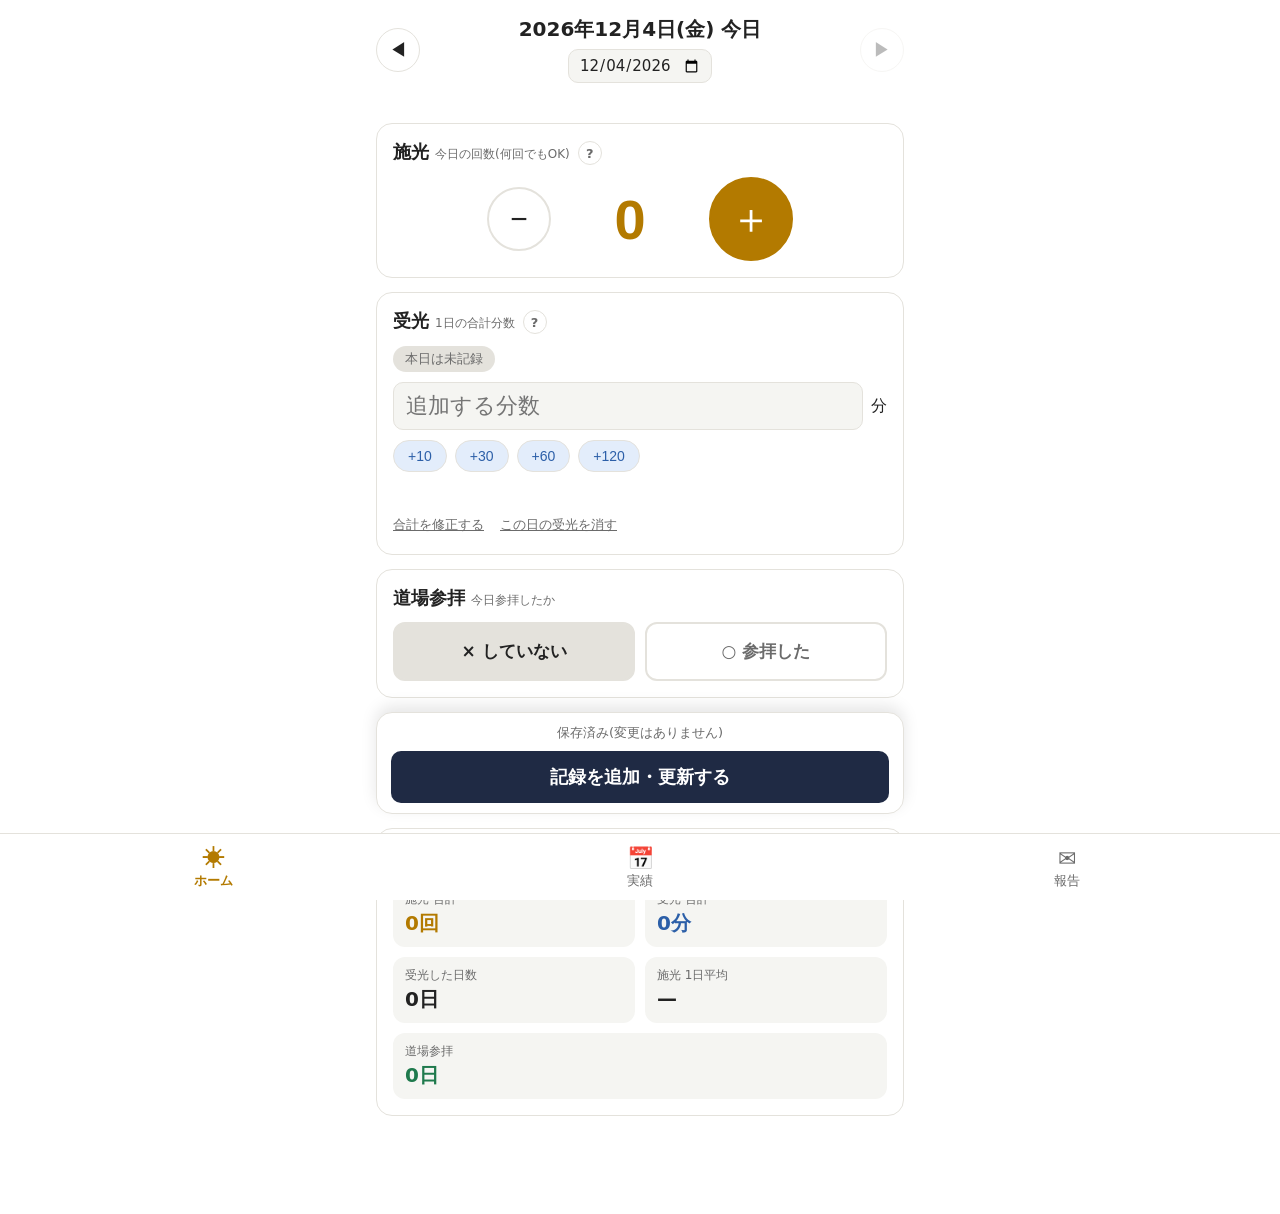
<file: index.html>
<!doctype html>
<html lang="ja">
<head>
<meta charset="utf-8">
<meta name="viewport" content="width=device-width,initial-scale=1,viewport-fit=cover">
<meta name="theme-color" content="#ffffff">
<title>光の記録</title>
<link rel="manifest" href="manifest.json">
<link rel="icon" href="icon-192.png">
<link rel="stylesheet" href="theme.css">
<script src="theme.js"></script>
<style>
*{box-sizing:border-box;-webkit-tap-highlight-color:transparent}
html,body{margin:0;background:var(--bg);color:var(--ink);
  font-family:system-ui,-apple-system,"Hiragino Sans","Noto Sans JP",sans-serif}
main{max-width:560px;margin:0 auto;padding:16px 16px calc(84px + env(safe-area-inset-bottom))}
.view{display:none}.view.active{display:block}
.date{font-size:20px;font-weight:700;margin:4px 2px 14px}
.card{background:var(--card);border:1px solid var(--line);border-radius:16px;padding:16px;margin-bottom:14px}
.card h2{margin:0 0 12px;font-size:18px}
.card h2 small{font-weight:400;font-size:12px;color:var(--sub);margin-left:6px}
.hint{font-size:12px;color:var(--sub);margin-top:10px;text-align:center}
.counter{display:flex;align-items:center;justify-content:center;gap:14px}
.counter input{width:130px;min-width:0;flex:0 1 130px;text-align:center;font-size:56px;font-weight:700;border:none;background:transparent;color:var(--gold);padding:0;-moz-appearance:textfield}
input::-webkit-outer-spin-button,input::-webkit-inner-spin-button{-webkit-appearance:none;margin:0}
.round{flex:none;width:64px;height:64px;border-radius:50%;border:2px solid var(--line);background:var(--card);color:var(--ink);font-size:30px;cursor:pointer}
.round.plus{width:84px;height:84px;background:var(--gold);border-color:var(--gold);color:#fff;font-size:42px}
.round:active{transform:scale(.94)}
.row{display:flex;align-items:center;gap:8px}
.row input{flex:1;min-width:0;font-size:22px;padding:10px 12px;border:1px solid var(--line);border-radius:10px;background:var(--soft);color:var(--ink)}
.btn{background:var(--btn);color:var(--btnink);border:none;border-radius:10px;padding:12px 16px;font-size:16px;font-weight:700;cursor:pointer}
.btn.sub{background:transparent;color:var(--ink);border:1px solid var(--line)}
.btn.danger{background:transparent;color:var(--danger);border:1px solid var(--danger)}
.link{background:none;border:none;color:var(--sub);font-size:13px;text-decoration:underline;margin-top:12px;cursor:pointer;padding:4px 0}
.chips{display:flex;gap:8px;margin-top:10px;flex-wrap:wrap}
.chip{border:1px solid var(--line);background:var(--bluebg);color:var(--blue);border-radius:999px;padding:7px 14px;font-size:14px;cursor:pointer}
.pill{display:inline-block;border-radius:999px;padding:4px 12px;font-size:13px;margin-bottom:10px}
.pill.on{background:var(--bluebg);color:var(--blue)}
.pill.off{background:var(--line);color:var(--sub)}
.preview{font-size:14px;color:var(--sub);margin-top:8px;min-height:20px}
.grid2{display:grid;grid-template-columns:1fr 1fr;gap:10px}
.stat{background:var(--soft);border-radius:12px;padding:10px 12px}
.stat .l{font-size:12px;color:var(--sub)}
.stat .v{font-size:20px;font-weight:700;margin-top:2px}
.stat .v.g{color:var(--gold)}.stat .v.b{color:var(--blue)}
.nav{display:flex;align-items:center;justify-content:space-between;margin-bottom:12px}
.nav b{font-size:18px}
.nav button{width:44px;height:44px;border-radius:50%;border:1px solid var(--line);background:var(--card);color:var(--ink);font-size:18px;cursor:pointer}
.nav button:disabled{opacity:.3}
.legend{font-size:12px;color:var(--sub);margin:0 2px 8px;display:flex;gap:14px}
.legend .g{color:var(--gold)}.legend .b{color:var(--blue)}
.cell.has{background:var(--goldbg)}
.tdy{white-space:nowrap}
.cell .mk{color:var(--san);font-weight:700;margin-left:2px;font-size:12px}
.legend .p{color:var(--san)}
.week .p{color:var(--san);font-size:12px}
#commitCard{position:sticky;bottom:calc(68px + env(safe-area-inset-bottom));z-index:5;padding:10px 14px;box-shadow:0 -6px 16px rgba(0,0,0,.10)}
.commit-info{font-size:13px;color:var(--sub);margin-bottom:8px;text-align:center;line-height:1.5}
.qbtn{margin-left:8px;width:24px;height:24px;border-radius:50%;border:1px solid var(--line);background:var(--card);color:var(--sub);font-size:13px;font-weight:700;cursor:pointer;vertical-align:middle;padding:0;font-family:inherit}
.card .help{display:none}
.card.show-help .help{display:block}
.commit-info.dirty{color:var(--gold);font-weight:700}
.btn.commit{width:100%;padding:14px 12px;font-size:18px}
.btn.commit.dirty{background:var(--gold);color:#fff}
.seg{display:flex;gap:10px}
.seg button{flex:1;padding:16px 8px;font-size:17px;font-weight:700;border-radius:12px;border:2px solid var(--line);background:var(--card);color:var(--sub);cursor:pointer;font-family:inherit}
.seg button.on-yes{background:var(--san);border-color:var(--san);color:#fff}
.seg button.on-no{background:var(--line);border-color:var(--line);color:var(--ink)}
.chk{display:flex;align-items:center;gap:10px;font-size:16px;color:var(--ink)!important;margin-top:14px}
.chk input{width:22px;height:22px;flex:none;padding:0}
details.card summary{cursor:pointer;font-size:15px;font-weight:700;padding:2px 0}
details.card[open] summary{margin-bottom:12px}
details.card h2.s2{font-size:15px;margin:16px 0 8px}
.cal{display:grid;grid-template-columns:repeat(7,1fr);gap:4px}
.wd{text-align:center;font-size:12px;color:var(--sub);padding:4px 0}
.wd.sun{color:#d1544b}.wd.sat{color:var(--blue)}
.cell{min-height:58px;border:1px solid var(--line);border-radius:8px;background:var(--card);color:var(--ink);padding:3px 2px;display:flex;flex-direction:column;align-items:center;gap:1px;font:inherit;cursor:pointer}
.cell.empty{border:none;background:transparent;cursor:default}
.cell:disabled{opacity:.35;cursor:default}
.cell.today{border:2px solid var(--today)}
.cell .dn{font-size:11px;color:var(--sub)}
.cell .s{font-size:14px;font-weight:700;color:var(--gold);line-height:1.1}
.cell .j{font-size:11px;color:var(--blue);line-height:1.1}
.week{display:flex;justify-content:space-between;gap:8px;padding:10px 0;border-bottom:1px solid var(--line);font-size:14px}
.week:last-child{border-bottom:none}
.week .r{text-align:right;white-space:nowrap}
.week .s{color:var(--gold);font-weight:700}.week .j{color:var(--blue)}
.tabs{position:fixed;left:0;right:0;bottom:0;display:flex;background:var(--card);border-top:1px solid var(--line);padding-bottom:env(safe-area-inset-bottom)}
.tabs button{flex:1;border:none;background:none;color:var(--sub);padding:12px 0 10px;font-size:13px;cursor:pointer}
.tabs button .ic{display:block;font-size:22px;line-height:1.2}
.tabs button.active{color:var(--gold);font-weight:700}
dialog{border:none;border-radius:16px;padding:20px;width:min(92vw,420px);background:var(--card);color:var(--ink)}
dialog::backdrop{background:rgba(0,0,0,.45)}
dialog h3{margin:0 0 14px}
dialog label{display:block;font-size:13px;color:var(--sub);margin:12px 0 4px}
dialog input{width:100%;font-size:22px;padding:10px 12px;border:1px solid var(--line);border-radius:10px;background:var(--soft);color:var(--ink)}
.actions{display:flex;gap:8px;margin-top:18px;flex-wrap:wrap}
.actions .btn{flex:1}
.toast{position:fixed;left:50%;bottom:calc(90px + env(safe-area-inset-bottom));transform:translateX(-50%);background:#222;color:#fff;padding:10px 18px;border-radius:999px;font-size:14px;opacity:0;pointer-events:none;transition:opacity .2s;z-index:10}
.toast.show{opacity:.95}
.backup{display:flex;gap:8px}.backup .btn{flex:1;font-size:14px}
.fl{display:block;font-size:13px;color:var(--sub);margin:12px 0 4px}
.tx{width:100%;font-size:18px;padding:10px 12px;border:1px solid var(--line);border-radius:10px;background:var(--soft);color:var(--ink);font-family:inherit}
</style>
</head>
<body>
<main>

<section id="view-home" class="view active">
  <div class="nav" style="margin-bottom:6px">
    <button id="dPrev" aria-label="前の日">◀</button>
    <div style="text-align:center">
      <div class="date" id="todayLabel" style="margin:0"></div>
      <input type="date" id="dateInput" class="tx" style="margin-top:6px;font-size:15px;padding:6px 10px;width:auto" aria-label="記録する日を選ぶ">
    </div>
    <button id="dNext" aria-label="次の日">▶</button>
  </div>
  <div style="text-align:center;margin-bottom:12px;min-height:22px">
    <button class="link" id="dToday" style="display:none;margin:0">今日にもどる</button>
  </div>

  <div class="card">
    <h2>施光<small id="sekoTitle">今日の回数(何回でもOK)</small><button class="qbtn" aria-label="説明を表示">?</button></h2>
    <div class="counter">
      <button class="round" id="sekoMinus" aria-label="1回減らす">−</button>
      <input id="sekoInput" type="number" inputmode="numeric" min="0" max="9999" value="0" aria-label="施光回数">
      <button class="round plus" id="sekoPlus" aria-label="1回増やす">＋</button>
    </div>
    <div class="hint help">＋で1回追加／数字をタップして直接入力もできます。入力したら、下の「追加・更新」を押してください。日付の◀▶や日付欄で、入力する日を変えられます</div>
  </div>

  <div class="card">
    <h2>受光<small>1日の合計分数</small><button class="qbtn" aria-label="説明を表示">?</button></h2>
    <div id="jukoState"></div>
    <div class="row">
      <input id="jukoInput" type="number" inputmode="numeric" min="1" max="1440" placeholder="追加する分数" aria-label="追加する受光時間(分)">
      <span>分</span>
    </div>
    <div class="chips">
      <button class="chip" data-add="10">+10</button>
      <button class="chip" data-add="30">+30</button>
      <button class="chip" data-add="60">+60</button>
      <button class="chip" data-add="120">+120</button>
    </div>
    <div class="preview" id="jukoPreview"></div>
    <div class="hint help" style="text-align:left;margin-top:0">入力した分数は、下の「追加・更新」を押すと、その日の合計に足されます。何回かに分けて受光したときも、そのつど足されます</div>
    <div class="row" style="gap:16px">
      <button class="link" id="jukoEdit">合計を修正する</button>
      <button class="link" id="jukoClear">この日の受光を消す</button>
    </div>
  </div>

  <div class="card">
    <h2>道場参拝<small id="sanTitle">今日参拝したか</small></h2>
    <div class="seg">
      <button id="sanNo" aria-label="参拝していない">× していない</button>
      <button id="sanYes" aria-label="参拝した">○ 参拝した</button>
    </div>
  </div>

  <div class="card" id="commitCard">
    <div id="commitInfo" class="commit-info"></div>
    <button class="btn commit" id="commitBtn">記録を追加・更新する</button>
  </div>

  <div class="card">
    <h2 id="homeStatsTitle">今月のまとめ</h2>
    <div class="grid2" id="homeStats"></div>
  </div>
</section>

<section id="view-history" class="view">
  <div class="nav">
    <button id="prevMonth" aria-label="前の月">◀</button>
    <b id="monthLabel"></b>
    <button id="nextMonth" aria-label="次の月">▶</button>
  </div>

  <div class="card"><div class="grid2" id="monthStats"></div></div>

  <div class="legend"><span class="g">■ 施光(回)</span><span class="b">■ 受光(分)</span><span class="p">○ 道場参拝</span><span>日をタップで修正</span></div>
  <div class="cal" id="calendar"></div>

  <div class="card" style="margin-top:14px">
    <h2>週別の合計</h2>
    <div id="weeks"></div>
  </div>

  <details class="card">
    <summary>その他(表示設定・全期間の合計・バックアップ)</summary>
    <h2 class="s2">表示設定</h2>
    <div id="prefsMount"></div>
    <h2 class="s2">全期間の合計</h2>
    <div class="grid2" id="allStats"></div>
    <h2 class="s2">バックアップ</h2>
    <div class="backup">
      <button class="btn sub" id="exportBtn">書き出す</button>
      <button class="btn sub" id="importBtn">読み込む</button>
    </div>
    <input type="file" id="importFile" accept="application/json,.json" hidden>
    <div class="hint">記録はこの端末のブラウザ内に保存されます。機種変更や削除に備えて、ときどき書き出してください</div>
  </details>

  <div id="adminLink" style="text-align:center;margin:6px 0 12px"><a href="admin.html" style="color:var(--sub);font-size:13px">管理者の方はこちら(管理者ページ)</a></div>
</section>

<section id="view-report" class="view">
  <div class="date">管理者に報告</div>
  <p class="sub" style="margin:0 2px 14px">自分の記録を、LINEで管理者に送ります</p>
  <div class="card">
    <h2>LINEで管理者に報告<button class="qbtn" aria-label="説明を表示">?</button></h2>
    <label class="fl" for="sendName">お名前(管理者が分かる名前)</label>
    <input id="sendName" class="tx" type="text" maxlength="30" placeholder="例:山田太郎" autocomplete="off">
    <label class="fl" for="sendPeriod">送る分</label>
    <select id="sendPeriod" class="tx">
      <option value="since">前回の報告のあとの分(おすすめ)</option>
      <option value="this">今月</option>
      <option value="last">先月</option>
      <option value="all">全期間</option>
    </select>
    <div class="preview" id="sendInfo"></div>
    <div class="preview" id="lastReport" style="margin-top:0"></div>
    <div class="backup" style="margin-top:14px">
      <button class="btn" id="sendBtn" style="background:#06c755;color:#fff">LINEで送る</button>
      <button class="btn sub" id="copyBtn">コピー</button>
    </div>
    <div class="hint help">「LINEで送る」を押すと、LINEの送信先の選択画面が開きます。管理者(またはグループ)を選んで送信してください。開かないときは「コピー」して、LINEに貼り付けて送ってください。送られる内容は、お名前と日ごとの施光回数・受光分数だけです。「LINEで送る」「コピー」を押した日時が、最終報告として記録されます</div>
  </div>
</section>

</main>

<dialog id="dlg">
  <h3 id="dlgTitle"></h3>
  <label for="dlgSeko">施光(回)</label>
  <input id="dlgSeko" type="number" inputmode="numeric" min="0" max="9999">
  <label for="dlgJuko">受光(分)　※空欄＝記録なし</label>
  <input id="dlgJuko" type="number" inputmode="numeric" min="0" max="1440" placeholder="未記録">
  <label class="chk" for="dlgSan"><input type="checkbox" id="dlgSan"> 道場参拝 ○(参拝した)</label>
  <div class="preview" id="dlgPreview"></div>
  <div class="actions">
    <button class="btn" id="dlgSave">保存</button>
    <button class="btn danger" id="dlgDelete">この日を消す</button>
    <button class="btn sub" id="dlgClose">閉じる</button>
  </div>
</dialog>

<nav class="tabs">
  <button id="tabHome" class="active"><span class="ic">☀</span>ホーム</button>
  <button id="tabHistory"><span class="ic">📅</span>実績</button>
  <button id="tabReport"><span class="ic">✉</span>報告</button>
</nav>
<div class="toast" id="toast"></div>

<script src="app.js"></script>
</body>
</html>
</file>
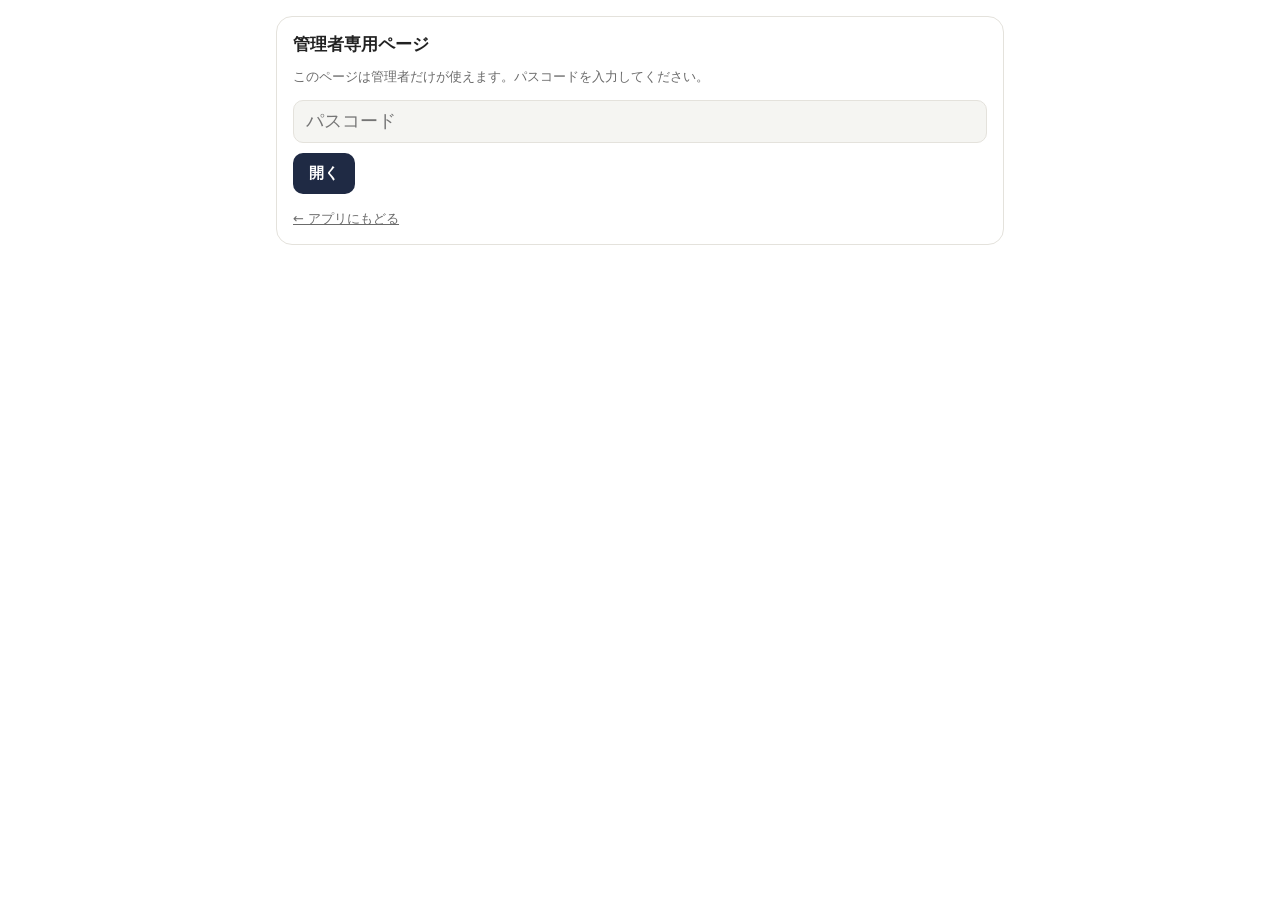
<file: admin.html>
<!doctype html>
<html lang="ja">
<head>
<meta charset="utf-8">
<meta name="viewport" content="width=device-width,initial-scale=1,viewport-fit=cover">
<meta name="robots" content="noindex,nofollow">
<meta name="theme-color" content="#ffffff">
<title>光の記録 管理者</title>
<link rel="stylesheet" href="theme.css">
<script src="theme.js"></script>
<style>
*{box-sizing:border-box;-webkit-tap-highlight-color:transparent}
html,body{margin:0;background:var(--bg);color:var(--ink);
  font-family:system-ui,-apple-system,"Hiragino Sans","Noto Sans JP",sans-serif}
main{max-width:760px;margin:0 auto;padding:16px 16px 48px}
h1{font-size:20px;margin:4px 2px 4px}
.sub{color:var(--sub);font-size:13px;margin:0 2px 14px}
.card{background:var(--card);border:1px solid var(--line);border-radius:16px;padding:16px;margin-bottom:14px}
.card h2{margin:0 0 12px;font-size:17px}
.btn{background:var(--btn);color:var(--btnink);border:none;border-radius:10px;padding:11px 16px;font-size:15px;font-weight:700;cursor:pointer}
.btn.line{background:transparent;color:var(--ink);border:1px solid var(--line)}
.btn.danger{background:transparent;color:var(--danger);border:1px solid var(--danger)}
.row{display:flex;gap:8px;flex-wrap:wrap;align-items:center}
textarea,select{width:100%;font-size:15px;padding:10px 12px;border:1px solid var(--line);border-radius:10px;background:var(--soft);color:var(--ink);font-family:inherit}
textarea{min-height:80px;margin:8px 0}
input[type=file]{font-size:14px;max-width:100%}
.msg{font-size:13px;margin-top:8px;line-height:1.6}
.msg .ok{color:var(--blue)}.msg .ng{color:var(--danger)}
.grid{display:grid;grid-template-columns:repeat(2,1fr);gap:10px}
.stat{background:var(--soft);border-radius:12px;padding:10px 12px}
.stat .l{font-size:12px;color:var(--sub)}.stat .v{font-size:20px;font-weight:700;margin-top:2px}
.stat .v.g{color:var(--gold)}.stat .v.b{color:var(--blue)}.stat .v.p{color:var(--san)}
.ctl{display:grid;grid-template-columns:1fr 1fr;gap:10px;margin-bottom:12px}
.ctl label{font-size:12px;color:var(--sub);display:block;margin-bottom:4px}
.tw{overflow-x:auto}
table{width:100%;border-collapse:collapse;font-size:14px}
th,td{padding:10px 8px;border-bottom:1px solid var(--line);text-align:right;white-space:nowrap}
th:first-child,td:first-child{text-align:left}
th{font-size:12px;color:var(--sub);font-weight:600}
tr.m{cursor:pointer}
tr.m.off td:first-child{color:var(--sub)}
td.s{color:var(--gold);font-weight:700}td.j{color:var(--blue)}td.p{color:var(--san);font-weight:700}
.warn{color:var(--warn);font-weight:700}.bad{color:var(--danger);font-weight:700}
tr.d td{background:var(--soft);text-align:left;white-space:normal;font-size:13px;line-height:1.9}
tfoot td{font-weight:700;border-top:2px solid var(--line)}
.note{font-size:12px;color:var(--sub);line-height:1.7;margin-top:10px}
dialog{border:none;border-radius:16px;padding:20px;width:min(92vw,420px);background:var(--card);color:var(--ink)}
dialog::backdrop{background:rgba(0,0,0,.45)}
dialog h3{margin:0 0 6px}
dialog label{display:block;font-size:13px;color:var(--sub);margin:12px 0 4px}
dialog input[type=text],dialog input[type=date],dialog input[type=number]{width:100%;font-size:18px;padding:10px 12px;border:1px solid var(--line);border-radius:10px;background:var(--soft);color:var(--ink);font-family:inherit}
dialog label.chk{display:flex;align-items:center;gap:8px;color:var(--ink);font-size:14px}
.ed{border:none;background:transparent;color:var(--blue);font-size:13px;cursor:pointer;text-decoration:underline;padding:0 6px}
.ed.dn{color:var(--danger)}
details.fold{margin-top:12px}
details.fold summary{cursor:pointer;font-size:14px;color:var(--blue)}
.un{display:flex;justify-content:space-between;gap:8px;padding:9px 0;border-bottom:1px solid var(--line);font-size:14px}
.un:last-child{border-bottom:none}
.un .r{text-align:right}
.okline{color:var(--blue);font-size:14px;padding:6px 0}
.bar{display:grid;grid-template-columns:5.5em 1fr 5.5em;gap:8px;align-items:center;padding:5px 0;font-size:13px}
.bar .bl{overflow:hidden;text-overflow:ellipsis;white-space:nowrap}
.bar .bt{background:var(--soft);border-radius:6px;height:16px;overflow:hidden}
.bar .bf{height:100%;border-radius:6px}
.bar .bf.g{background:var(--gold)}.bar .bf.b{background:var(--blue)}.bar .bf.p{background:var(--san)}
.bar .bv{text-align:right;font-weight:700;white-space:nowrap}
.gtab{border:1px solid var(--line);background:var(--card);color:var(--ink);border-radius:999px;padding:8px 14px;font-size:14px;cursor:pointer;font-family:inherit}
.gtab.on{background:var(--btn);color:var(--btnink);border-color:var(--btn);font-weight:700}
.gtab small{opacity:.7;margin-left:4px}
.gname{font-size:13px;color:var(--sub);margin:-4px 0 8px}
.gname b{color:var(--ink)}
.chips{display:flex;gap:8px;flex-wrap:wrap}
@media (max-width:600px){
  .tw{overflow:visible}
  table,tbody,tfoot,tr,td{display:block}
  thead{display:none}
  tr.m,tfoot tr{display:grid;grid-template-columns:1fr 1fr;gap:6px 14px;background:var(--card);border:1px solid var(--line);border-radius:12px;padding:12px 14px;margin-bottom:8px}
  tr.m td,tfoot tr td{border:none;padding:0;text-align:left;white-space:normal;display:flex;justify-content:space-between;align-items:baseline;font-size:15px}
  tr.m td:first-child,tfoot tr td:first-child{grid-column:1/-1;font-size:16px;font-weight:700;margin-bottom:2px}
  tr.m td[data-label]::before,tfoot tr td[data-label]::before{content:attr(data-label);color:var(--sub);font-size:12px;font-weight:400;margin-right:8px}
  tr.m td:empty,tfoot tr td:empty{display:none}
  tr.d{margin:-2px 0 10px}
  tr.d td{border:1px solid var(--line);border-radius:12px;padding:12px 14px}
  tfoot tr{background:var(--soft);margin-top:4px}
  tfoot td{border-top:none}
}
</style>
</head>
<body>
<main>
  <div id="lock" class="card">
    <h2>管理者専用ページ</h2>
    <p class="sub" style="margin-left:0">このページは管理者だけが使えます。パスコードを入力してください。</p>
    <input type="password" id="pass" autocomplete="current-password" placeholder="パスコード" style="width:100%;font-size:18px;padding:10px 12px;border:1px solid var(--line);border-radius:10px;background:var(--soft);color:var(--ink);margin-bottom:10px">
    <div class="row"><button class="btn" id="unlock">開く</button></div>
    <div class="msg" id="lockMsg"></div>
    <p style="margin:14px 0 0"><a href="index.html" style="color:var(--sub);font-size:13px">← アプリにもどる</a></p>
  </div>

  <div id="content" hidden>
  <p style="margin:0 0 8px"><a href="index.html" style="color:var(--sub);font-size:13px">← アプリにもどる</a></p>
  <h1>光の記録 管理者ページ</h1>
  <p class="sub">メンバーからLINEで届いた記録を読み込んで集計します。読み込んだ記録は、この端末に保存されます(過去の分も残り、同じ人から新しく届くと更新されます)</p>

  <div class="card">
    <h2>記録を読み込む</h2>
    <div class="ctl" style="grid-template-columns:1fr;margin-bottom:8px">
      <div><label for="grpSel">読み込み先のグループ(下の表・グラフも、このグループになります)</label><select id="grpSel"></select></div>
    </div>
    <div class="note" style="margin-top:0">LINEで届いたメッセージをコピーして、下の欄に貼り付けるだけで読み込めます。複数人分をまとめて貼り付けてもOKです。</div>
    <textarea id="paste" placeholder="LINEで届いた記録をここに貼り付けて「追加」を押します"></textarea>
    <div class="row"><button class="btn" id="addPaste">追加</button></div>
    <div class="msg" id="msg"></div>
    <details class="fold">
      <summary>ファイルから読み込む(LINEのトーク履歴など)</summary>
      <div class="note">LINEのグループの「トーク履歴を送信」で書き出したファイルも、そのまま選べます。</div>
      <input type="file" id="files" multiple accept=".txt,.json,text/plain,application/json" style="margin-top:8px">
    </details>
    <details class="fold">
      <summary>名簿を登録する(メンバーの名前)</summary>
      <div class="note">メンバーの名前を1行に1人ずつ入力して登録すると、まだ一度も届いていない人も「報告がない人」に表示されます。</div>
      <textarea id="roster" placeholder="山田太郎&#10;佐藤花子"></textarea>
      <div class="row">
        <button class="btn line" id="rosterAdd">名簿に登録</button>
        <button class="btn line" id="addMember">1人ずつ手入力で追加</button>
      </div>
    </details>
  </div>

  <div class="card" id="unrep" hidden>
    <h2>報告がない人</h2>
    <div class="gname">グループ:<b id="gnUn"></b></div>
    <div class="ctl" style="grid-template-columns:1fr">
      <div><label for="unDays">最後の報告から、何日たった人を表示するか</label>
        <select id="unDays">
          <option value="3">3日以上</option>
          <option value="7" selected>7日以上</option>
          <option value="14">14日以上</option>
          <option value="30">30日以上</option>
        </select>
      </div>
    </div>
    <div id="unList"></div>
    <div class="note">「最後の報告」は、その人からのLINEの記録が届いた日(または、あなたが手入力した日)です。お休み中の人は、名前の内訳から「休止中にする」と、この一覧に出なくなります。</div>
  </div>

  <div class="card" id="result" hidden>
    <h2>集計</h2>
    <div class="gname">グループ:<b id="gnTable"></b></div>
    <div class="ctl">
      <div><label for="period">期間</label><select id="period"></select></div>
      <div><label for="sort">並べ替え</label>
        <select id="sort">
          <option value="name">名前順</option>
          <option value="seko">施光が多い順</option>
          <option value="juko">受光時間が長い順</option>
          <option value="san">道場参拝が多い順</option>
          <option value="rep">最終報告が古い順</option>
        </select>
      </div>
    </div>
    <div class="grid" id="summary"></div>
    <div class="tw" style="margin-top:12px"><table id="table"></table></div>
    <div class="note">名前の行をタップすると、日ごとの内訳が開きます。内訳から、記録の修正・追加・削除ができます。</div>
    <div class="row" style="margin-top:12px">
      <button class="btn line" id="csv">CSVで書き出す</button>
    </div>
  </div>

  <div class="card" id="chartCard" hidden>
    <h2>グラフ</h2>
    <div class="gname">グループ:<b id="gnChart"></b></div>
    <div class="ctl">
      <div><label for="chartMode">見かた</label>
        <select id="chartMode">
          <option value="member">メンバー別(上の集計の期間)</option>
          <option value="month">月別(全員の合計)</option>
        </select>
      </div>
      <div><label for="chartMetric">項目</label>
        <select id="chartMetric">
          <option value="seko">施光(回数)</option>
          <option value="juko">受光(時間)</option>
          <option value="san">道場参拝(日数)</option>
        </select>
      </div>
    </div>
    <div id="chart"></div>
  </div>

  <div class="card" id="grpCard">
    <h2>グループ</h2>
    <div class="chips" id="grpChips"></div>
    <div class="row" style="margin-top:12px">
      <button class="btn line" id="grpAdd">＋グループを追加</button>
      <button class="btn line" id="grpRename">名前を変更</button>
      <button class="btn line" id="grpDel" style="color:var(--danger)">削除</button>
    </div>
    <div class="note">グループごとに、名簿・集計表・グラフが別になります。上の「読み込み先のグループ」の欄か、このグループ名のボタンで、読み込み先・表示を切り替えられます。</div>
  </div>

  <div class="card">
    <h2>バックアップ</h2>
    <div class="row">
      <button class="btn line" id="bkOut">管理データを書き出す</button>
      <button class="btn line" id="bkIn">読み込む</button>
      <input type="file" id="bkFile" accept=".json,application/json" hidden>
    </div>
    <div class="note">保存先はこの端末のブラウザの中です。端末の変更や、ブラウザのデータ削除に備えて、ときどき書き出してください。</div>
    <div class="row" style="margin-top:14px"><button class="btn danger" id="clear">このグループの記録をすべて削除</button></div>
  </div>

  <div class="card">
    <h2>表示設定</h2>
    <div id="prefsMount"></div>
  </div>
  </div>
</main>

<dialog id="eDlg">
  <h3 id="eTitle">記録の入力</h3>
  <label for="eName">名前</label>
  <input id="eName" type="text" maxlength="40" list="eNames" autocomplete="off">
  <datalist id="eNames"></datalist>
  <label for="eDate">日付</label>
  <input id="eDate" type="date">
  <label for="eSeko">施光(回)</label>
  <input id="eSeko" type="number" inputmode="numeric" min="0" max="9999">
  <label for="eJuko">受光(その日の合計・分)</label>
  <input id="eJuko" type="number" inputmode="numeric" min="0" max="1440" placeholder="未記録">
  <label class="chk"><input type="checkbox" id="eRep" checked style="width:auto"> この人から報告を受け取った日として記録する</label>
  <label class="chk" for="eSan"><input type="checkbox" id="eSan" style="width:22px;height:22px;flex:none"> 道場参拝 ○(参拝した)</label>
  <div class="note" id="ePrev"></div>
  <div class="row" style="margin-top:16px">
    <button class="btn" id="eSave">保存</button>
    <button class="btn danger" id="eDel">この日を消す</button>
    <button class="btn line" id="eClose">閉じる</button>
  </div>
</dialog>
<script src="admin.js"></script>
</body>
</html>
</file>
<file: theme.css>
/* 光の記録:色(背景)の設定。アプリと管理者ページで共通 */
:root, html[data-theme="white"] {
  color-scheme: light;
  --bg: #ffffff; --card: #ffffff; --soft: #f5f5f2;
  --ink: #222222; --sub: #6b6b6b; --line: #e4e2dc;
  --gold: #b37a00; --goldbg: #fff3d1;
  --blue: #2c5fa8; --bluebg: #e3edfb;
  --btn: #1f2a44; --btnink: #ffffff;
  --danger: #b3261e; --today: #c98a00; --san: #1f7a4d; --warn: #b26a00;
}
html[data-theme="cream"] {
  color-scheme: light;
  --bg: #f6f3ec; --card: #ffffff; --soft: #f6f3ec; --line: #e6e1d6;
}
html[data-theme="dark"] {
  color-scheme: dark;
  --bg: #181c24; --card: #222833; --soft: #181c24;
  --ink: #eeeeee; --sub: #a3a9b5; --line: #343c4b;
  --gold: #f0b429; --goldbg: #3a2f10;
  --blue: #7fb0f5; --bluebg: #15263f;
  --btn: #e8c872; --btnink: #1b1b1b;
  --danger: #f2b8b5; --today: #f0b429; --san: #5fcf95; --warn: #f0b429;
}
html[data-theme="dark"] .round.plus,
html[data-theme="dark"] .btn.commit.dirty { color: #1b1b1b; }
html[data-theme="dark"] .seg button.on-yes { color: #10281c; }

/* 文字の大きさ */
html[data-fs="large"] body { zoom: 1.18; }

/* 表示設定の部品 */
.prefs .pl { font-size: 13px; color: var(--sub); margin: 12px 0 6px; }
.prefs .pl:first-child { margin-top: 0; }
.prefs .opts { display: flex; gap: 8px; flex-wrap: wrap; }
.prefs .opt {
  border: 1px solid var(--line); background: var(--card); color: var(--ink);
  border-radius: 999px; padding: 9px 18px; font-size: 15px; cursor: pointer; font-family: inherit;
}
.prefs .opt.on { background: var(--btn); color: var(--btnink); border-color: var(--btn); font-weight: 700; }
</file>
